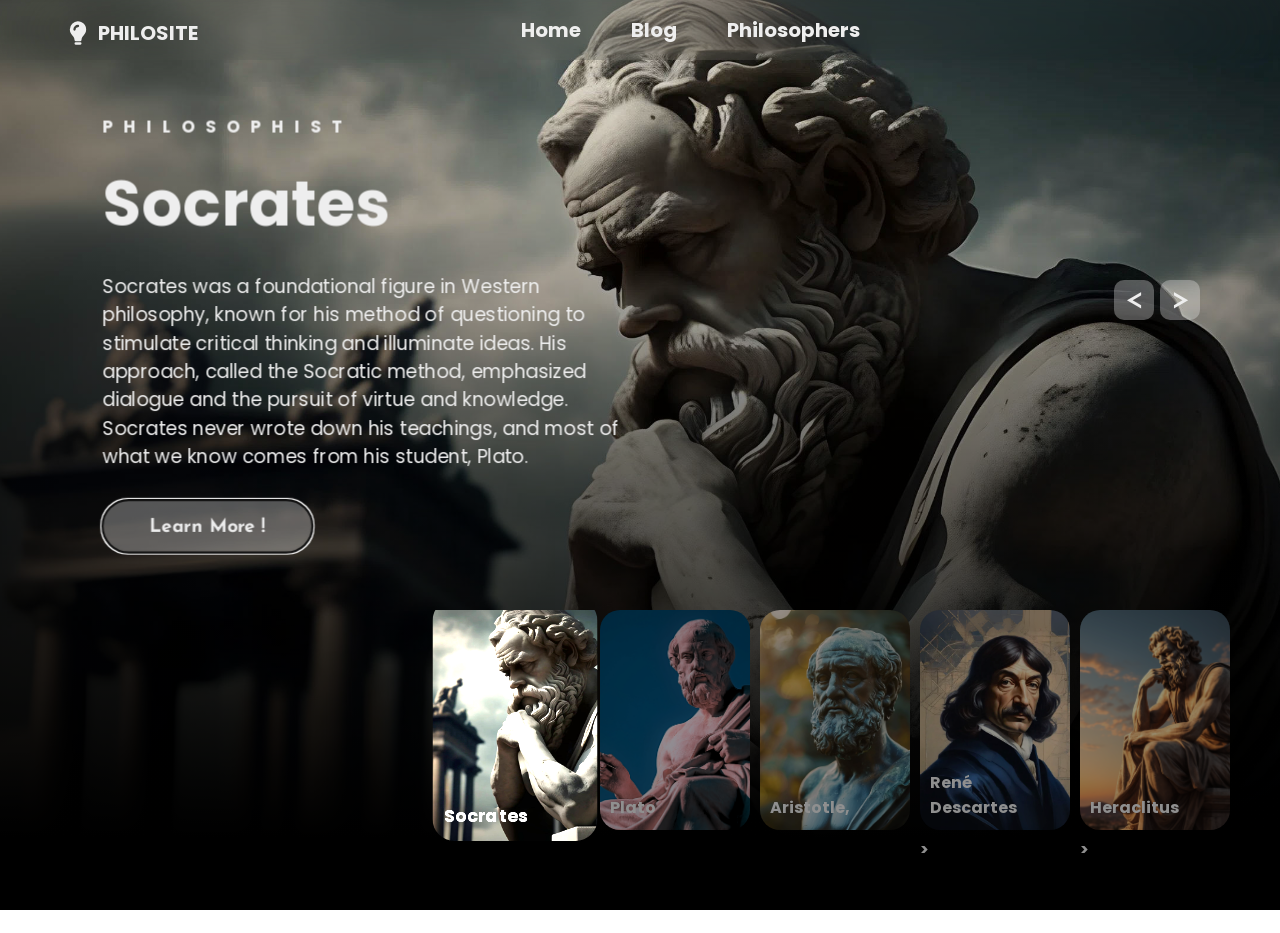
<file: slider.html>
<!DOCTYPE html>
<html lang="en">
  <head>
    <meta charset="UTF-8" />
    <meta name="viewport" content="width=device-width, initial-scale=1.0" />
    <title>Philosophy slide show</title>
    <link rel="stylesheet" href="slider.css" />
  </head>
  <body>
    <div id="main" class="banner">
      <header>
        <div class="logo">
          <svg
            aria-hidden="true"
            xmlns="http://www.w3.org/2000/svg"
            width="35"
            height="35"
            fill="currentColor"
            viewBox="0 0 30 30"
          >
            <path
              fill-rule="evenodd"
              d="M7.05 4.05A7 7 0 0 1 19 9c0 2.407-1.197 3.874-2.186 5.084l-.04.048C15.77 15.362 15 16.34 15 18a1 1 0 0 1-1 1h-4a1 1 0 0 1-1-1c0-1.612-.77-2.613-1.78-3.875l-.045-.056C6.193 12.842 5 11.352 5 9a7 7 0 0 1 2.05-4.95ZM9 21a1 1 0 0 1 1-1h4a1 1 0 1 1 0 2h-4a1 1 0 0 1-1-1Zm1.586-13.414A2 2 0 0 1 12 7a1 1 0 1 0 0-2 4 4 0 0 0-4 4 1 1 0 0 0 2 0 2 2 0 0 1 .586-1.414Z"
              clip-rule="evenodd"
            />
          </svg>
        </div>
        <div class="title">PHILOSITE</div>
        <ul class="menu">
          <li><a href="home.html">Home</a></li>
          <li><a href="blog.html">Blog</a></li>
          <li><a href="slider.html">Philosophers</a></li>
        </ul>
      </header>
    </div>

    <div class="slider">
      <div class="list">
        <div class="item active">
          <img src="images/img1.jpg" alt="" />
          <div class="content">
            <p>Philosophist</p>
            <h1>Socrates</h1>
            <p>
              Socrates was a foundational figure in Western philosophy, known
              for his method of questioning to stimulate critical thinking and
              illuminate ideas. His approach, called the Socratic method,
              emphasized dialogue and the pursuit of virtue and knowledge.
              Socrates never wrote down his teachings, and most of what we know
              comes from his student, Plato.
            </p>

            <button id="b1" type="button" autofocus>Learn More !</button>
          </div>
        </div>
        <div class="item">
          <img src="images/img2.jpg" alt="" />
          <div class="content">
            <p>Philosophist</p>
            <h1>Plato</h1>
            <p>
              Plato, a student of Socrates, was a prolific philosopher who
              founded the Academy in Athens, one of the first institutions of
              higher learning in the Western world. His works explore ideal
              forms of government, justice, and the nature of reality, with his
              theory of forms suggesting that the material world is only a
              shadow of more perfect, abstract realities.
            </p>

            <button id="b2" type="button" autofocus>Learn More !</button>
          </div>
        </div>
        <div class="item">
          <img src="images/img3.jpg" alt="" />
          <div class="content">
            <p>Philosophist</p>
            <h1>Aristotle</h1>
            <p>
              Aristotle, a student of Plato, made significant contributions to
              many fields, including logic, ethics, biology, and metaphysics.
              His development of syllogistic logic and his categorization of
              knowledge laid the foundation for scientific methodology. Unlike
              Plato, Aristotle believed in the importance of empirical
              observation and practical experience.
            </p>

            <button id="b3" type="button" autofocus>Learn More !</button>
          </div>
        </div>
        <div class="item">
          <img src="images/img4.jpg" alt="" />
          <div class="content">
            <p>Philosophist</p>
            <h1>René Descartes</h1>
            <p>
              René Descartes is often referred to as the father of modern
              philosophy. A French thinker and mathematician, he sought to
              establish a foundation for knowledge based on doubt and
              skepticism. His famous declaration, "Cogito, ergo sum" ("I think,
              therefore I am"), encapsulates his belief in the primacy of reason
              in the search for truth.
            </p>

            <button id="b4" type="button" autofocus>Learn More !</button>
          </div>
        </div>
        <div class="item">
          <img src="images/img5.jpg" alt="" />
          <div class="content">
            <p>Philosophist</p>
            <h1>Heraclitus</h1>
            <p>
              Heraclitus was an ancient Greek philosopher best known for his
              doctrine of change, captured in his statement, "You cannot step
              into the same river twice." He believed that the universe is in a
              constant state of flux and that fire is the fundamental substance
              underlying all change, reflecting his view of life’s eternal
              transformation.
            </p>

            <button id="b5" type="button" autofocus>Learn More !</button>
          </div>
        </div>
      </div>

      <div class="arrows">
        <button id="prev"><</button>
        <button id="next">></button>
      </div>

      <div class="thumbnail">
        <div class="item active">
          <img id="img1" src="images/img1.jpg" />
          <div class="content">Socrates</div>
        </div>
        <div class="item">
          <img id="img2" src="images/img2.jpg" />
          <div class="content">Plato</div>
        </div>
        <div class="item">
          <img id="img3" src="images/img3.jpg" />
          <div class="content">Aristotle,</div>
        </div>
        <div class="item">
          <img id="img4" src="images/img4.jpg" />
          >
          <div class="content">René Descartes</div>
        </div>
        <div class="item">
          <img id="img5" src="images/img5.jpg" />
          >
          <div class="content">Heraclitus</div>
        </div>
      </div>
    </div>

    <script src="slider.js" defer></script>
    <script>
      const myButton1 = document.getElementById("b1");
      const myButton2 = document.getElementById("b2");
      const myButton3 = document.getElementById("b3");
      const myButton4 = document.getElementById("b4");
      const myButton5 = document.getElementById("b5");

      myButton1.addEventListener("click", function () {
        window.open("https://en.wikipedia.org/wiki/Socrates", "_blank"); // Replace with your desired URL
      });
      myButton2.addEventListener("click", function () {
        window.open("https://en.wikipedia.org/wiki/Plato", "_blank"); // Replace with your desired URL
      });
      myButton3.addEventListener("click", function () {
        window.open("https://en.wikipedia.org/wiki/Aristotle", "_blank"); // Replace with your desired URL
      });
      myButton4.addEventListener("click", function () {
        window.open("https://en.wikipedia.org/wiki/René Descartes", "_blank"); // Replace with your desired URL
      });
      myButton5.addEventListener("click", function () {
        window.open("https://en.wikipedia.org/wiki/Heraclitus", "_blank"); // Replace with your desired URL
      });
    </script>
  </body>
</html>
</file>
<file: slider.css>
@import url("https://fonts.googleapis.com/css2?family=Poppins:wght@400;500&display=swap");

@import url("https://fonts.googleapis.com/css2?family=Jersey+15&display=swap");

@import url("https://fonts.googleapis.com/css2?family=Bungee+Inline&family=Josefin+Sans:ital,wght@0,100..700;1,100..700&display=swap");

body {
  font-family: Poppins;
  font-weight: bold;
  margin: 0px;
  color: #eee;
  background-image: url("images/blog_background.jpg");
  background-size: cover;
  background-repeat: no-repeat;
  background-attachment: fixed;
}

html,
body {
  overflow: hidden;
  overflow-x: hidden;
  margin: 0;
  padding: 0;
  width: 100%;
}

header {
  width: 100%;
  max-width: 100%;
  border-radius: 50%;
  display: grid;
  grid-template-columns: 50px 50px 1fr;
  grid-template-rows: 60px;
  justify-content: center;
  align-items: center;
  position: relative;
  z-index: 100;
  font-size: 20px;
  position: relative;
  margin: auto;
}

header::after {
  content: "";
  position: absolute;
  width: 100%;
  height: 100%;
  background-color: hsla(0, 0, 0, 0.8);
  backdrop-filter: blur(50px);
  -webkit-backdrop-filter: blur(100px);
  top: 0;
  left: 0;
  z-index: -1;
}

header .logo,
header .title {
  margin-left: 4rem;
}

header .logo {
  margin-top: 20px;
  margin-right: -10px;
}

header .title {
  margin-left: 3rem;
  margin-top: 5px;
}

header .menu {
  padding: 0;
  margin: 0;
  list-style: none;
  display: flex;
  justify-content: center;
  align-items: center;
  gap: 50px;
  font-weight: bold;
}
.menu li a {
  position: relative;
  cursor: pointer;
  text-decoration: none;
  color: #eee;
}
.menu li a::after {
  content: "";
  height: 4px;
  width: 0%;
  background: AZURE;
  left: 0;
  position: absolute;
  bottom: -10px;
  transition: 0.4s;
}

.menu li a:hover::after {
  width: 100%;
}

.slider {
  height: 100vh;
  margin-top: -50px;
  position: relative;
}

.slider .list .item {
  position: absolute;
  inset: 0 0 0 0;
  overflow: hidden;
  opacity: 0;
  transition: 0.5s;
  transition: opacity 1s ease-in-out, transform 1s ease-in-out;
}

.slider .list .item img {
  width: 100%;
  height: 100%;
  object-fit: cover;
  object-position: center top;
  transition: transform 1s ease-in-out;
}

.slider .list .item::after {
  content: "";
  width: 100%;
  height: 100vh;
  position: absolute;
  left: 0;
  bottom: 0;
  background-image: linear-gradient(to top, #000 10%, transparent);
}

.slider .list .item .content {
  position: absolute;
  left: 10%;
  top: 10%;
  width: 500px;
  max-width: 80%;
  z-index: 1;
}

.slider .list .item .content p:nth-child(1) {
  text-transform: uppercase;
  letter-spacing: 10px;
  font-weight: bold;
  margin-top: 30px;
}

.slider .list .item .content h1 {
  font-size: 60px;
  margin: 0;
}

.slider .list .item .content p:nth-child(3) {
  font-weight: normal;
  font-family: "poppins";
  margin-top: 20px;
  font-size: 18px;
}

.slider .list .item.active {
  opacity: 1;
  z-index: 10;
  transform: scale(1.05);
}

@keyframes showContent {
  to {
    transform: translateY(0);
    filter: blur(0);
    opacity: 1;
  }
}

.slider .list .item.active p:nth-child(1),
.slider .list .item.active h1,
.slider .list .item.active p:nth-child(3),
.slider .list .item.active button {
  transform: translateY(40px);
  filter: blur(20px);
  opacity: 0;
  animation: showContent 1s 0.4s ease-in-out 1 forwards;
}

.slider .list .item.active h1 {
  animation-delay: 0.5s;
}

.slider .list .item.active p:nth-child(3),
.slider .list .item.active button {
  animation-duration: 1s;
}

.arrows {
  position: absolute;
  top: 30%;
  right: 80px;
  z-index: 100;
}

.arrows button {
  background-color: #eee5;
  border: none;
  font-family: "josefin sans";
  width: 40px;
  height: 40px;
  border-radius: 10px;
  color: #eee;
  transition: 0.5s;
  font-size: xx-large;
  margin-left: 3px;
}

.arrows button:hover {
  background-color: #eee;
  color: #0e0e0e;
  transform: scale(1.1);
  cursor: pointer;
}

.thumbnail {
  position: absolute;
  bottom: 50px;
  z-index: 11;
  display: flex;
  justify-content: flex-end;
  padding-right: 200px;
  gap: 10px;
  width: 100%;
  height: 250px;
  padding: 0 50px;
  box-sizing: border-box;
  overflow: auto;
}

.thumbnail::-webkit-scrollbar {
  width: 0;
}

.thumbnail .item {
  width: 150px;
  height: 220px;
  filter: brightness(0.6);
  transition: 0.5s;
  flex-shrink: 0;
  transition: filter 0.5s ease-in-out, transform 0.5s ease-in-out;
}

.thumbnail .item img {
  width: 100%;
  height: 100%;
  object-fit: cover;
  object-position: center right;
  border-radius: 20px;
  transition: transform 0.5s ease-in-out;
}

.thumbnail .item #img1,
#img2 {
  object-fit: cover;
  object-position: center;
}

.thumbnail .item #img3 {
  object-fit: cover;
  object-position: 75%;
}

.thumbnail .item #img4 {
  object-fit: cover;
  object-position: 85%;
}
.thumbnail .item #img5 {
  object-fit: cover;
  object-position: 75%;
}

.thumbnail .item.active {
  filter: brightness(1.5);
  transform: scale(1.1);
}

.thumbnail .item .content {
  position: absolute;
  inset: auto 10px 10px 10px;
}
header .logo,
header .title {
  transition: left 0.3s ease;
}

@media screen and (max-width: 678px) {
  .thumbnail {
    justify-content: start;
  }
  .slider .list .item .content h1 {
    font-size: 40px;
  }

  .slider .list .item .content button {
    position: absolute;
    bottom: -50px;
  }
  .arrows {
    top: 10%;
  }

  header .logo,
  header .title {
    position: relative;
    left: -60px;
  }
  header .title {
    margin-left: 60px;
    margin-top: 10px;
  }
}

.slider .list .item .content button {
  height: 50px;
  width: 200px;
  border-radius: 30px;
  font-size: 18px;
  font-weight: bold;
  margin-top: 10px;
  background-color: #eee5;
  border: none;
  font-family: "josefin sans";
  color: #eee;
  transition: 0.5s;
  z-index: 100000;
  position: absolute;
}

.slider .list .item.item.active .content button:hover {
  height: 54px;
  width: 205px;
  background-color: #eee;
  color: #0e0e0e;
  cursor: pointer;
  z-index: 100000;
  font-size: 22px;
  transition: 0.5s ease;
}
</file>
